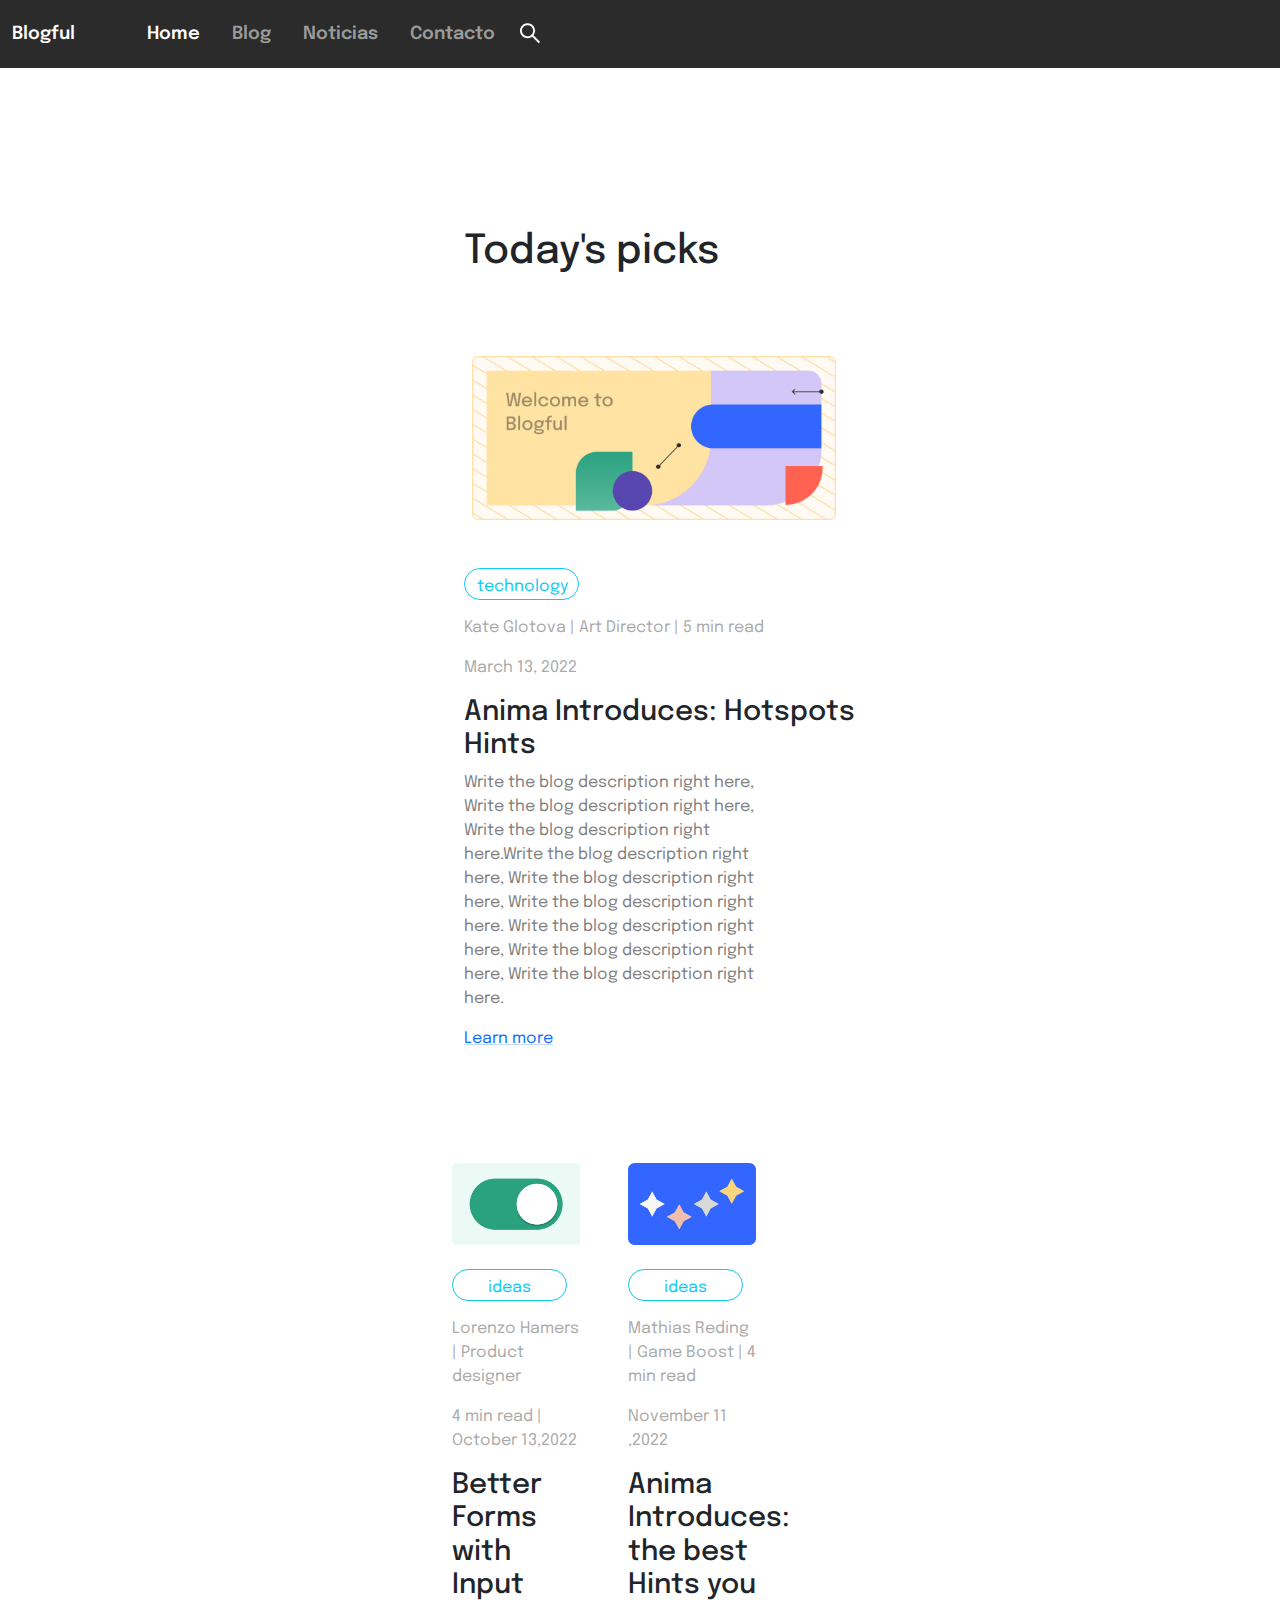
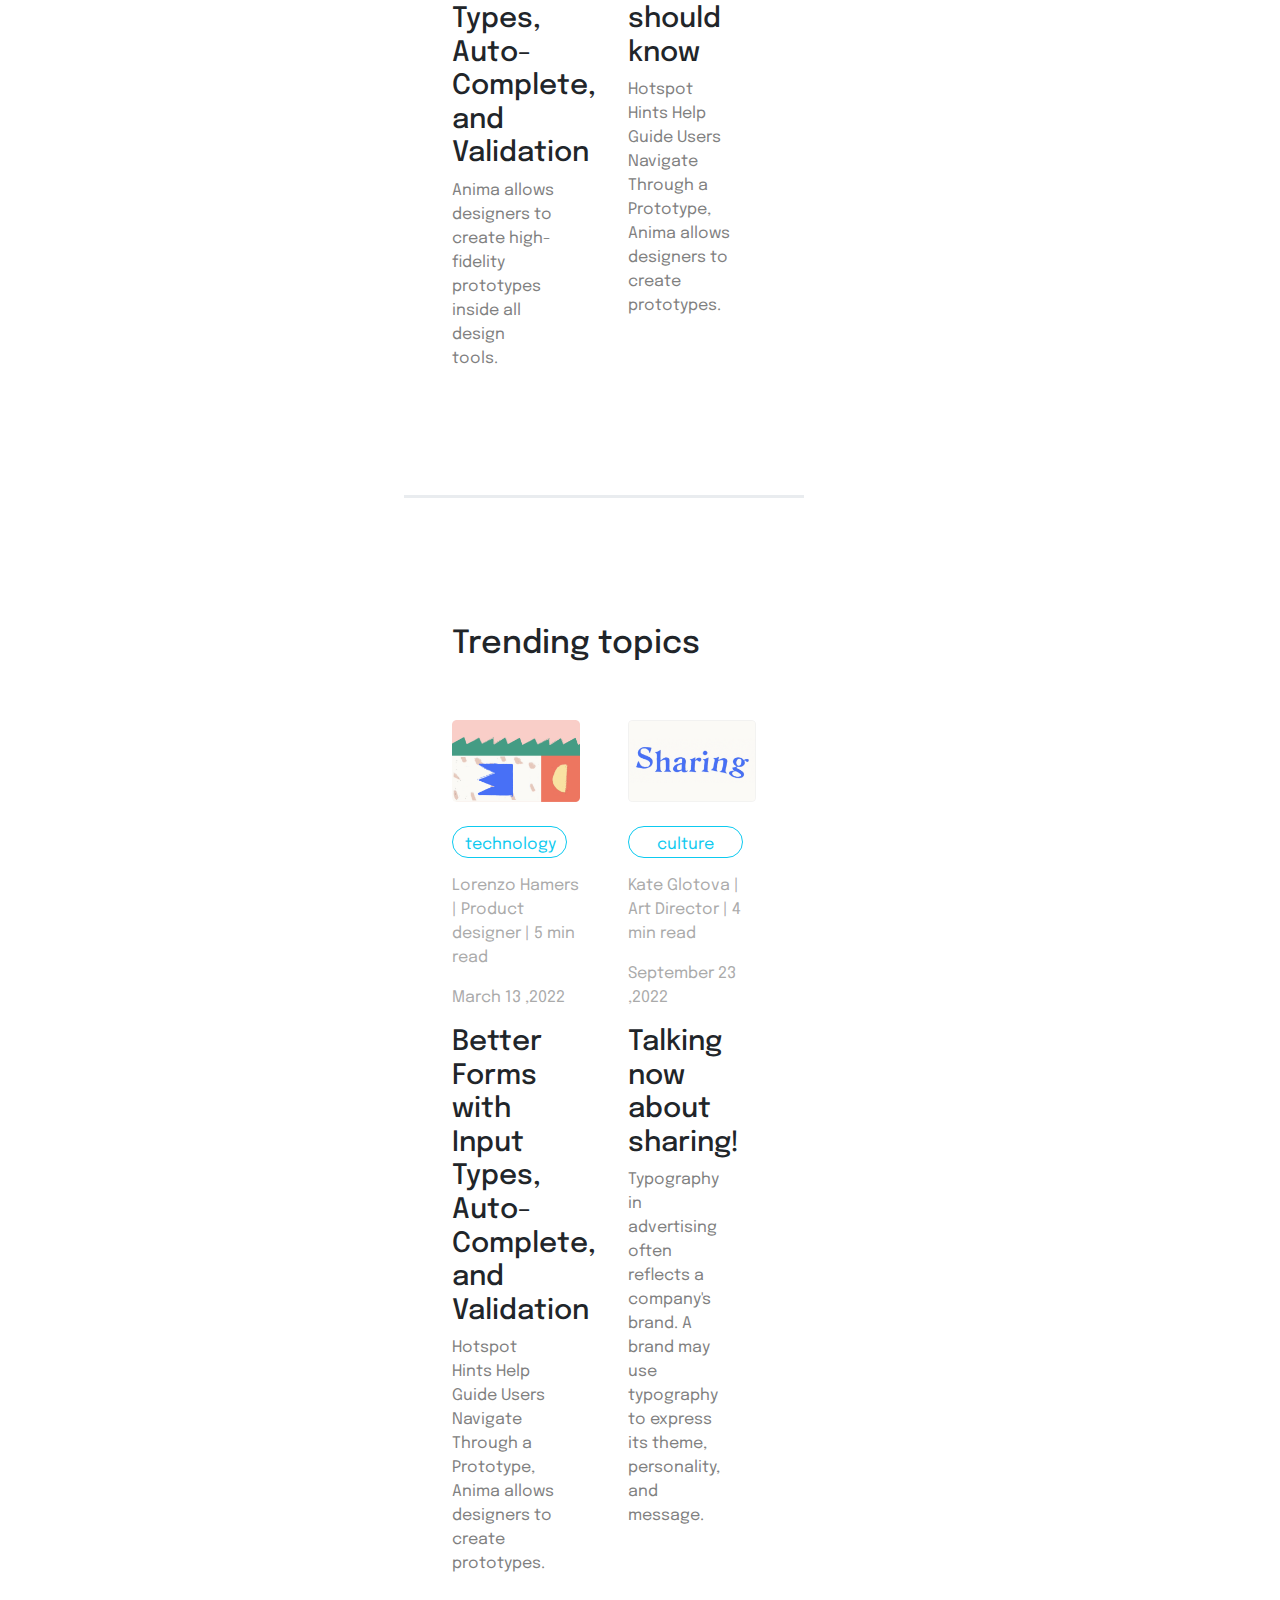
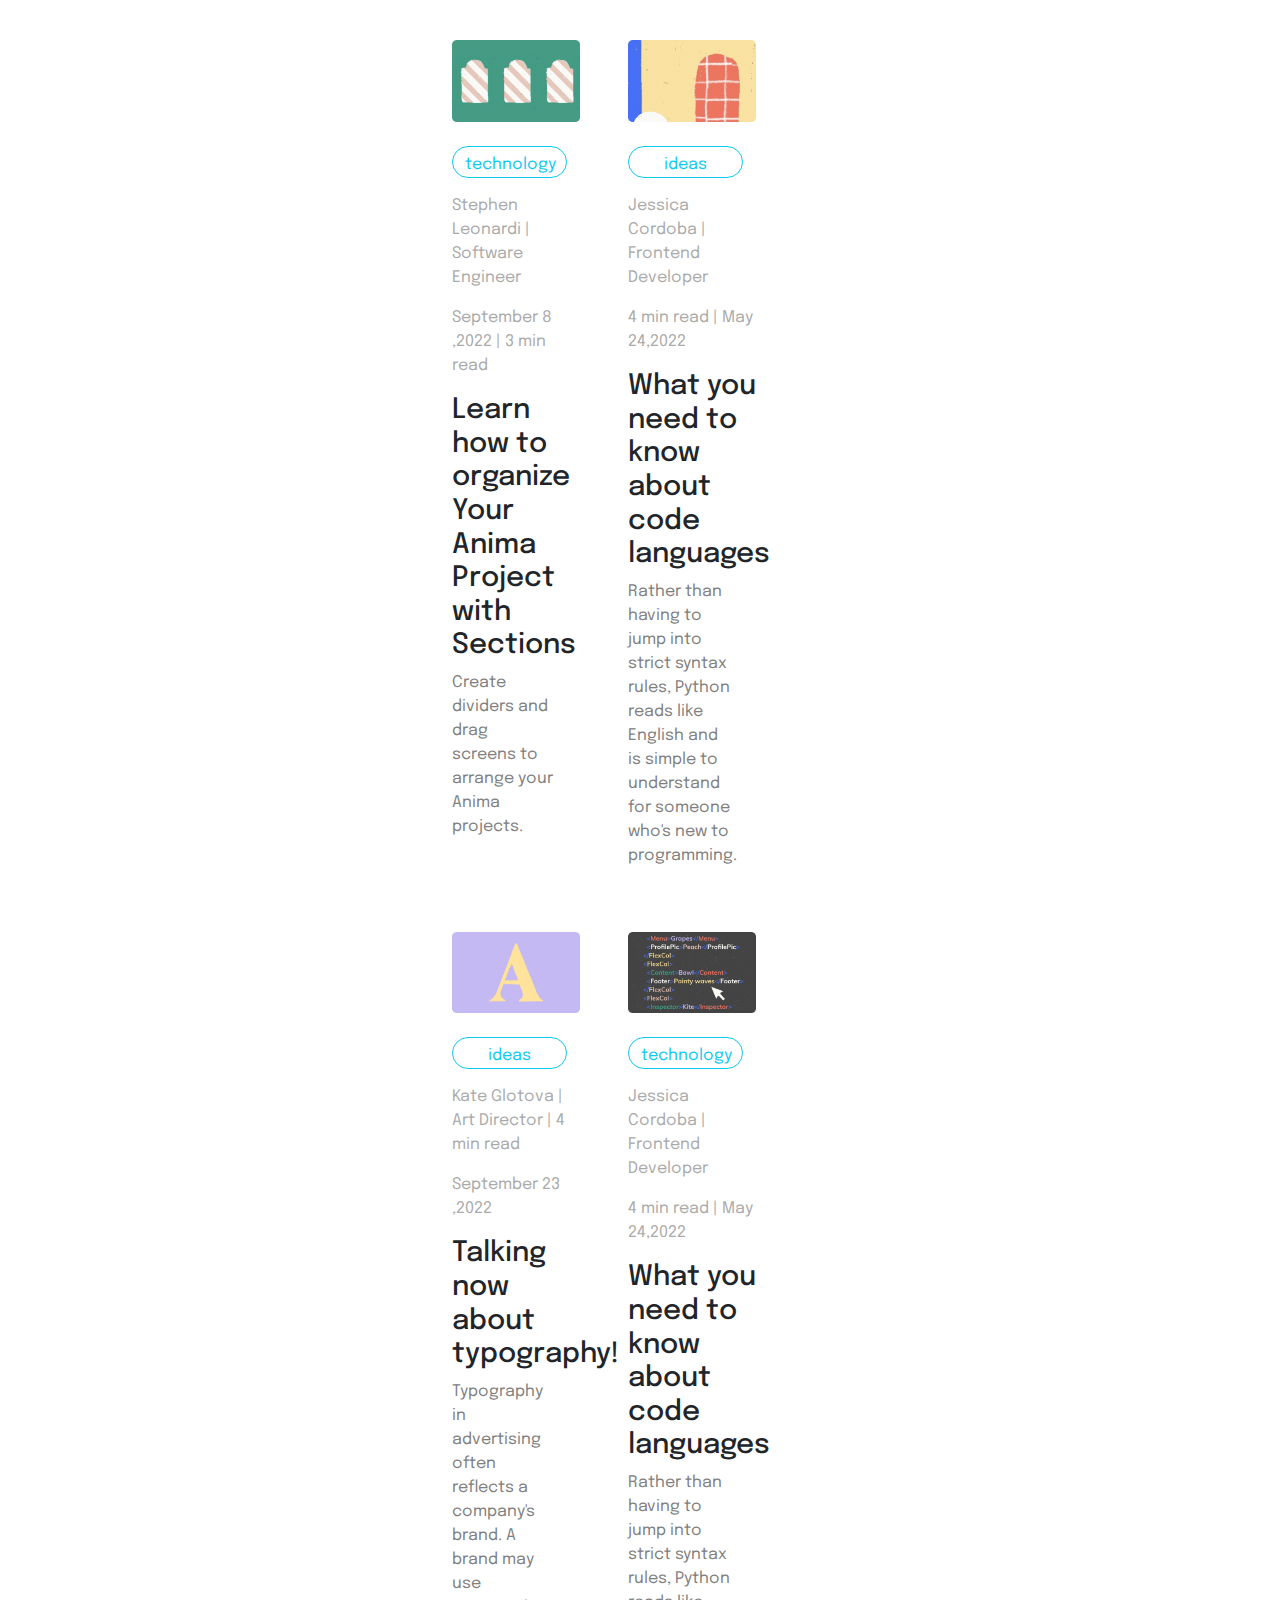
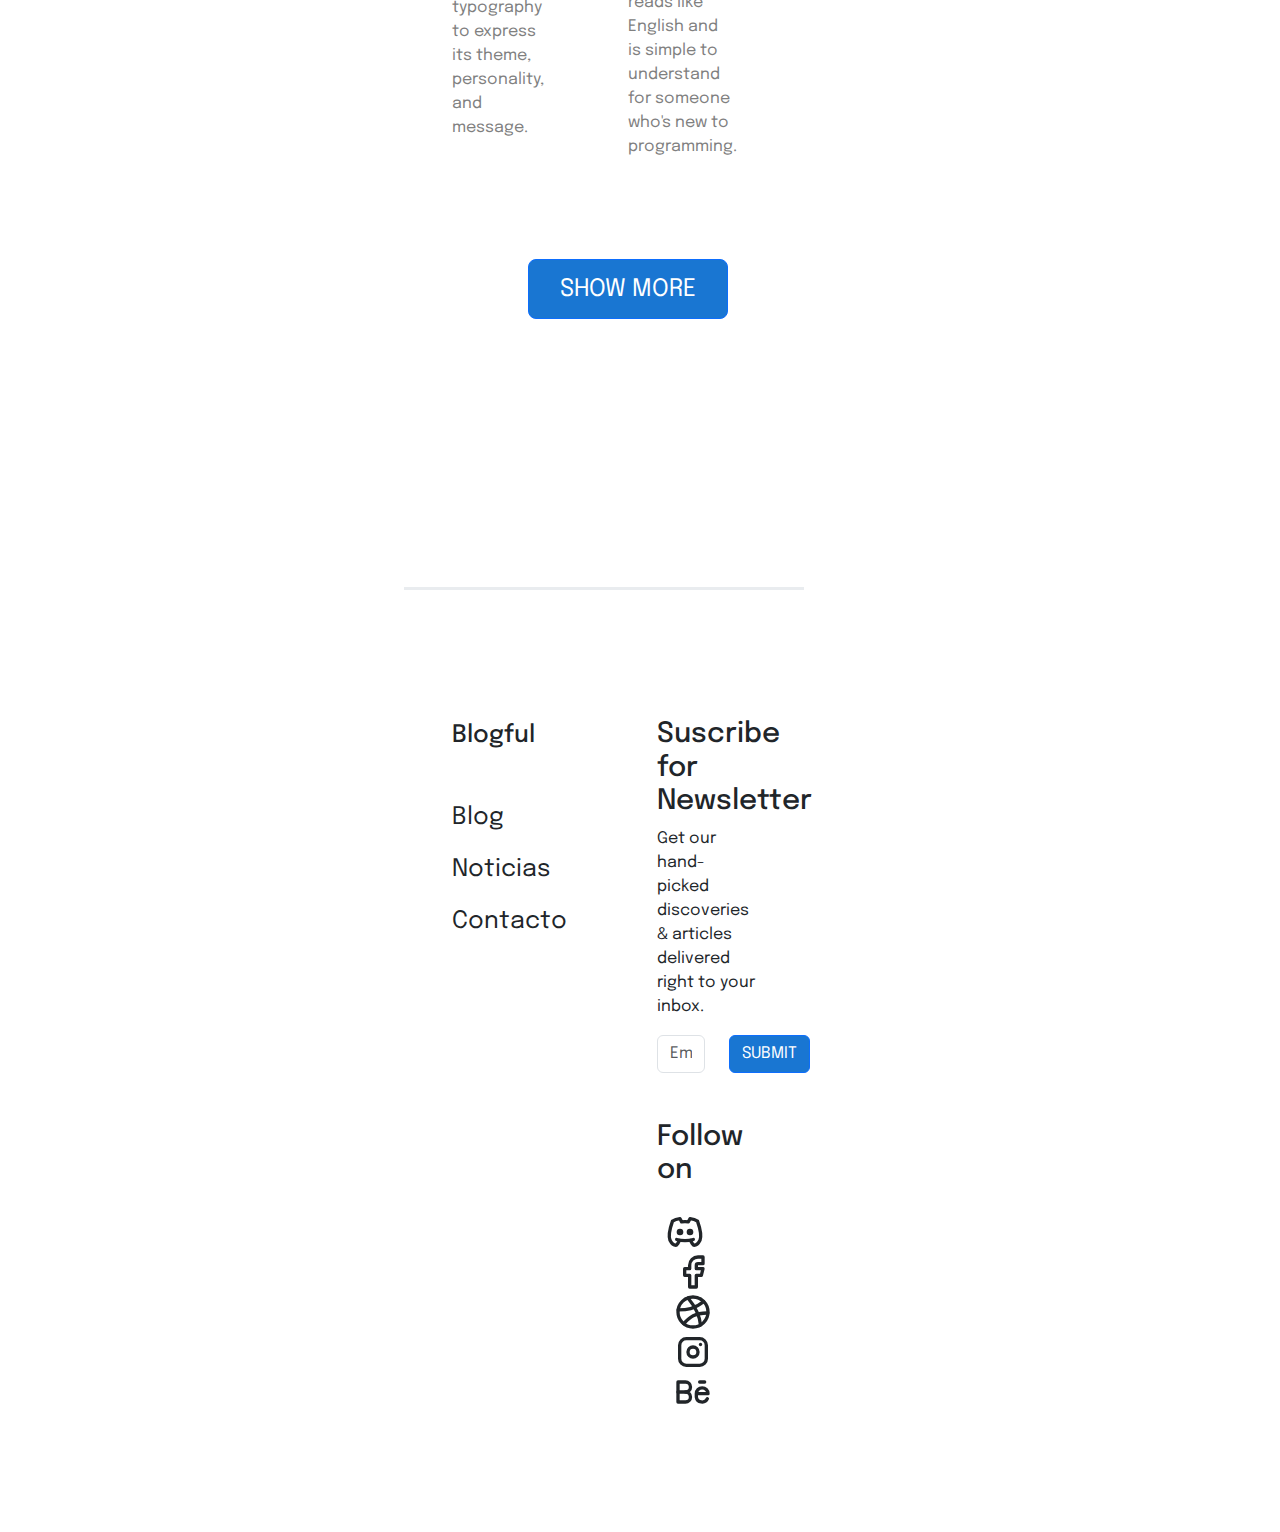
<file: index.html>
<!DOCTYPE html>
<html lang="es">
<head>
    <meta charset="UTF-8">
    <meta name="viewport" content="width=device-width, initial-scale=1.0">
    <title>Home</title>
    <link href="https://cdn.jsdelivr.net/npm/bootstrap@5.3.3/dist/css/bootstrap.min.css" rel="stylesheet" integrity="sha384-QWTKZyjpPEjISv5WaRU9OFeRpok6YctnYmDr5pNlyT2bRjXh0JMhjY6hW+ALEwIH" crossorigin="anonymous">
    <link rel="stylesheet" href="css/styles.css">
</head>
<body>
    <div class="container-fluid custom-container">
        <div class="row">
            <nav class="navbar navbar-expand-lg navbar-dark navegacion">
                <div class="container-fluid">
                    <a class="navbar-brand navegacion href="#">Blogful</a>
                    <button class="navbar-toggler" type="button" data-bs-toggle="collapse" data-bs-target="#navbarNav" aria-controls="navbarNav" aria-expanded="false" aria-label="Toggle navigation">
                    <span class="navbar-toggler-icon"></span>
                    </button>
                    <div class="collapse navbar-collapse" id="navbarNav">
                    <ul class="navbar-nav">
                        <li class="nav-item ms-5">
                            <a class="nav-link active" aria-current="page" href="index.html">Home</a>
                        </li>
                        <li class="nav-item ms-3">
                            <a class="nav-link" href="blog.html">Blog</a>
                        </li>
                        <li class="nav-item ms-3">
                            <a class="nav-link" href="noticias.html">Noticias</a>
                        </li>
                        <li class="nav-item ms-3">
                            <a class="nav-link" href="contacto.html">Contacto</a>
                        </li>
                        <li class="nav-item ms-3 mt-2">
                            <img src="img/lupa.png" alt="">
                        </li>
                    </ul>
                </div>
            </div>
        </nav>
        </div>
        <div class="col.md-6 p-default row">
            <div class="col-md-12 titulo ms-4 center">
                <h1>Today's picks</h1>
            </div>
            <div class="col-md-12 mt-5 ps-4 title-description ms-2">
                <img class="mt-4 mb-5 center align-items-center img-fluid" src="img/welcome.png" alt="">
            </div>
            <div class="col-md-12 ms-4 center">
                <button class="btn btn-outline-info boton rounded-pill">
                    <p>technology</p>
                </button>
                <div class="mt-3 texto-gris">
                    <p>Kate Glotova | Art Director | 5 min read</p>
                    <p>March 13, 2022</p>
                </div>
            </div>
            <div class="ms-4 center ">
                <div class="titulo">
                    <h3>Anima Introduces: Hotspots Hints</h3>
                </div>
                <div class="descripcion col-80">
                    <p>Write the blog description right here, Write the blog description right here, Write the blog description right here.Write the blog description right here, Write the blog description right here, Write the blog description right here. Write the blog description right here, Write the blog description right here, Write the blog description right here.</p>
                </div>
                <div>
                    <p><a class="link-opacity-100 link-underline link-underline-opacity-25" href="#">Learn more</a></p>
                    </div>
            </div>
        <div class="container p-default2 row">
            <div class="row align-items-start grid g-5 ">
                <div class="col-md-6">
                    <img src="img/Imagen1.png" class="img-fluid" alt="">
                    <button class="btn btn-outline-info boton rounded-pill mt-4">
                        <p>ideas</p>
                    </button>
                    <div class="texto-gris mt-3">
                        <p>Lorenzo Hamers | Product designer</p>
                        <p>4 min read | October 13,2022</p>
                    </div>
                    <div class="titulo">
                        <h3>
                            <a class="text-decoration-none link-dark" href="post.html">Better Forms with Input Types, Auto-Complete, and Validation</a>
                        </h3>
                    </div>
                    <div class="col-80">
                        <p class="descripcion">Anima allows designers to create high-fidelity prototypes inside all design tools.</p>
                    </div>
                </div>
                <div class="col-md-6">
                <img src="img/imagen2.png" class="img-fluid" alt="">
                <button class="btn btn-outline-info boton rounded-pill mt-4">
                    <p>ideas</p>
                </button>
                <div class="texto-gris mt-3">
                    <p>Mathias Reding | Game Boost | 4 min read</p>
                    <p>November 11 ,2022</p>
                </div>
                <div class="titulo">
                    <h3>Anima Introduces: the best Hints you should know</h3>
                </div>
                <div class="col-80">
                    <p class="descripcion">Hotspot Hints Help Guide Users Navigate Through a Prototype, Anima allows designers to create prototypes.</p>
                </div>
                </div>
            </div>
        </div>
        <div class="container p-default2 row">
            <div class="row align-items-start grid g-5 border-top border-light-subtle border-3 padingtop">
                <div class="col-md-12 titulo">
                    <h2>Trending topics</h2>
                </div>
                <div class="col-md-6">
                    <img src="img/imagen3.png" class="img-fluid" alt="">
                    <button class="btn btn-outline-info boton rounded-pill mt-4">
                        <p>technology</p>
                    </button>
                    <div class="texto-gris mt-3">
                        <p>Lorenzo Hamers | Product designer | 5 min read</p>
                        <p>March 13 ,2022</p>
                    </div>
                    <div class="titulo">
                        <h3>Better Forms with Input Types, Auto-Complete, and Validation</h3>
                    </div>
                    <div class="col-80">
                        <p class="descripcion">Hotspot Hints Help Guide Users Navigate Through a Prototype, Anima allows designers to create prototypes.</p>
                    </div>
                </div>
                <div class="col-md-6">
                    <img src="img/imagen4.png" class="img-fluid" alt="">
                    <button class="btn btn-outline-info boton rounded-pill mt-4">
                        <p>culture</p>
                    </button>
                    <div class="texto-gris mt-3">
                        <p>Kate Glotova | Art Director | 4 min read</p>
                        <p>September 23 ,2022</p>
                    </div>
                    <div class="titulo">
                        <h3>Talking now about sharing!</h3>
                    </div>
                    <div class="col-80">
                        <p class="descripcion">Typography in advertising often reflects a company's brand. A brand may use typography to express its theme, personality, and message.</p>
                    </div>
                </div>
                    <div class="col-md-6">
                        <img src="img/imagen5.png" class="img-fluid" alt="">
                        <button class="btn btn-outline-info boton rounded-pill mt-4">
                            <p>technology</p>
                        </button>
                        <div class="texto-gris mt-3">
                            <p>Stephen Leonardi | Software Engineer</p>
                            <p>September 8 ,2022 | 3 min read</p>
                        </div>
                        <div class="titulo">
                            <h3>Learn how to organize Your Anima Project with Sections</h3>
                        </div>
                        <div class="col-80">
                            <p class="descripcion">Create dividers and drag screens to arrange your Anima projects.</p>
                        </div>
                </div>
                    <div class="col-md-6">
                        <img src="img/imagen6.png" class="img-fluid" alt="">
                        <button class="btn btn-outline-info boton rounded-pill mt-4">
                            <p>ideas</p>
                        </button>
                        <div class="texto-gris mt-3">
                            <p>Jessica Cordoba | Frontend Developer</p>
                            <p>4 min read | May 24,2022</p>
                        </div>
                        <div class="titulo">
                            <h3>What you need to know about code languages</h3>
                        </div>
                        <div class="col-80">
                            <p class="descripcion">Rather than having to jump into strict syntax rules, Python reads like English and is simple to understand for someone who's new to programming.</p>
                        </div>
                </div>
                <div class="col-md-6">
                    <img src="img/imagen7.png" class="img-fluid" alt="">
                    <button class="btn btn-outline-info boton rounded-pill mt-4">
                        <p>ideas</p>
                    </button>
                    <div class="texto-gris mt-3">
                        <p>Kate Glotova | Art Director | 4 min read</p>
                        <p>September 23 ,2022</p>
                    </div>
                    <div class="titulo">
                        <h3>Talking now about typography!</h3>
                    </div>
                    <div class="col-80">
                        <p class="descripcion">Typography in advertising often reflects a company's brand. A brand may use typography to express its theme, personality, and message.</p>
                    </div>
                </div>
                <div class="col-md-6">
                    <img src="img/imagen8.png" class="img-fluid" alt="">
                    <button class="btn btn-outline-info boton rounded-pill mt-4">
                        <p>technology</p>
                    </button>
                    <div class="texto-gris mt-3">
                        <p>Jessica Cordoba | Frontend Developer</p>
                        <p>4 min read | May 24,2022</p>
                    </div>
                    <div class="titulo">
                        <h3>What you need to know about code languages</h3>
                    </div>
                    <div class="col-80">
                        <p class="descripcion">Rather than having to jump into strict syntax rules, Python reads like English and is simple to understand for someone who's new to programming.</p>
                    </div>
                </div>
            </div>
        </div>
        <div class="container p-default2 row">
            <button class="btn botongrande btn-primary boton mt-4 btn-lg mx-auto p-2 showmore">
                <p class="mt-1 titulo">SHOW MORE</p>
            </button>
        </div>
        <div class="container p-default row">
            <div class="row border-top border-light-subtle border-3 align-items-start grid g-5 padingtop">
                <div class="col-md-7">
                    <div class="titulo">
                        <h3>
                            <a class="text-decoration-none titulo link-dark" href="index.html">Blogful</a>
                        </h3>
                    </div>
                    <div class="mt-5">
                        <a class="text-decoration-none titulo link-dark" href="blog.html">Blog</a>
                    </div>
                    <div class="mt-3">
                        <a class="text-decoration-none titulo link-dark" href="noticias.html">Noticias</a>
                    </div>
                    <div class="mt-3">
                        <a class="text-decoration-none titulo link-dark" href="contacto.html">Contacto</a>
                    </div>
                </div>
                <div class="col-md-5 ">
                    <div class="titulo row col-md-6">
                        <h3>Suscribe for Newsletter</h3>
                    </div>
                    <div class="texto">
                        <p>Get our hand-picked discoveries & articles delivered right to your inbox.</p>
                    </div>
                    <div class="row mb-3">
                        <div class="col-7">
                            <input type="email" class="form-control" id="exampleInputEmail1" aria-describedby="emailHelp" placeholder="Email address">
                        </div>
                        <div class="col-5">
                            <button type="submit" class="btn botongrande btn-primary ml-2">SUBMIT</button>
                        </div>
                    </div>
                    <div class="titulo mt-5">
                        <h3>Follow on</h3>
                        <div class="mt-4">
                            <svg class="ms-2" xmlns="http://www.w3.org/2000/svg" viewBox="0 0 24 24" fill="none" stroke="currentColor" stroke-linecap="round" stroke-linejoin="round" width="40" height="40" stroke-width="2"> <path d="M8 12a1 1 0 1 0 2 0a1 1 0 0 0 -2 0"></path> <path d="M14 12a1 1 0 1 0 2 0a1 1 0 0 0 -2 0"></path> <path d="M15.5 17c0 1 1.5 3 2 3c1.5 0 2.833 -1.667 3.5 -3c.667 -1.667 .5 -5.833 -1.5 -11.5c-1.457 -1.015 -3 -1.34 -4.5 -1.5l-.972 1.923a11.913 11.913 0 0 0 -4.053 0l-.975 -1.923c-1.5 .16 -3.043 .485 -4.5 1.5c-2 5.667 -2.167 9.833 -1.5 11.5c.667 1.333 2 3 3.5 3c.5 0 2 -2 2 -3"></path> <path d="M7 16.5c3.5 1 6.5 1 10 0"></path> </svg> 
                            <svg class="ms-3" xmlns="http://www.w3.org/2000/svg" viewBox="0 0 24 24" fill="none" stroke="currentColor" stroke-linecap="round" stroke-linejoin="round" width="40" height="40" stroke-width="2"> <path d="M7 10v4h3v7h4v-7h3l1 -4h-4v-2a1 1 0 0 1 1 -1h3v-4h-3a5 5 0 0 0 -5 5v2h-3"></path> </svg> 
                            <svg class="ms-3" xmlns="http://www.w3.org/2000/svg" viewBox="0 0 24 24" fill="none" stroke="currentColor" stroke-linecap="round" stroke-linejoin="round" width="40" height="40" stroke-width="2"> <path d="M12 12m-9 0a9 9 0 1 0 18 0a9 9 0 1 0 -18 0"></path> <path d="M9 3.6c5 6 7 10.5 7.5 16.2"></path> <path d="M6.4 19c3.5 -3.5 6 -6.5 14.5 -6.4"></path> <path d="M3.1 10.75c5 0 9.814 -.38 15.314 -5"></path> </svg> 
                            <svg class="ms-3" xmlns="http://www.w3.org/2000/svg" viewBox="0 0 24 24" fill="none" stroke="currentColor" stroke-linecap="round" stroke-linejoin="round" width="40" height="40" stroke-width="2"> <path d="M4 4m0 4a4 4 0 0 1 4 -4h8a4 4 0 0 1 4 4v8a4 4 0 0 1 -4 4h-8a4 4 0 0 1 -4 -4z"></path> <path d="M12 12m-3 0a3 3 0 1 0 6 0a3 3 0 1 0 -6 0"></path> <path d="M16.5 7.5l0 .01"></path> </svg> 
                            <svg class="ms-3" xmlns="http://www.w3.org/2000/svg" viewBox="0 0 24 24" fill="none" stroke="currentColor" stroke-linecap="round" stroke-linejoin="round" width="40" height="40" stroke-width="2"> <path d="M3 18v-12h4.5a3 3 0 0 1 0 6a3 3 0 0 1 0 6h-4.5"></path> <path d="M3 12l4.5 0"></path> <path d="M14 13h7a3.5 3.5 0 0 0 -7 0v2a3.5 3.5 0 0 0 6.64 1"></path> <path d="M16 6l3 0"></path> </svg> 
                        </div>
                    </div>
                </div>
            </div>
        </div>
</body>
<script src="https://cdn.jsdelivr.net/npm/bootstrap@5.3.3/dist/js/bootstrap.bundle.min.js" integrity="sha384-YvpcrYf0tY3lHB60NNkmXc5s9fDVZLESaAA55NDzOxhy9GkcIdslK1eN7N6jIeHz" crossorigin="anonymous"></script>
</html>
</file>
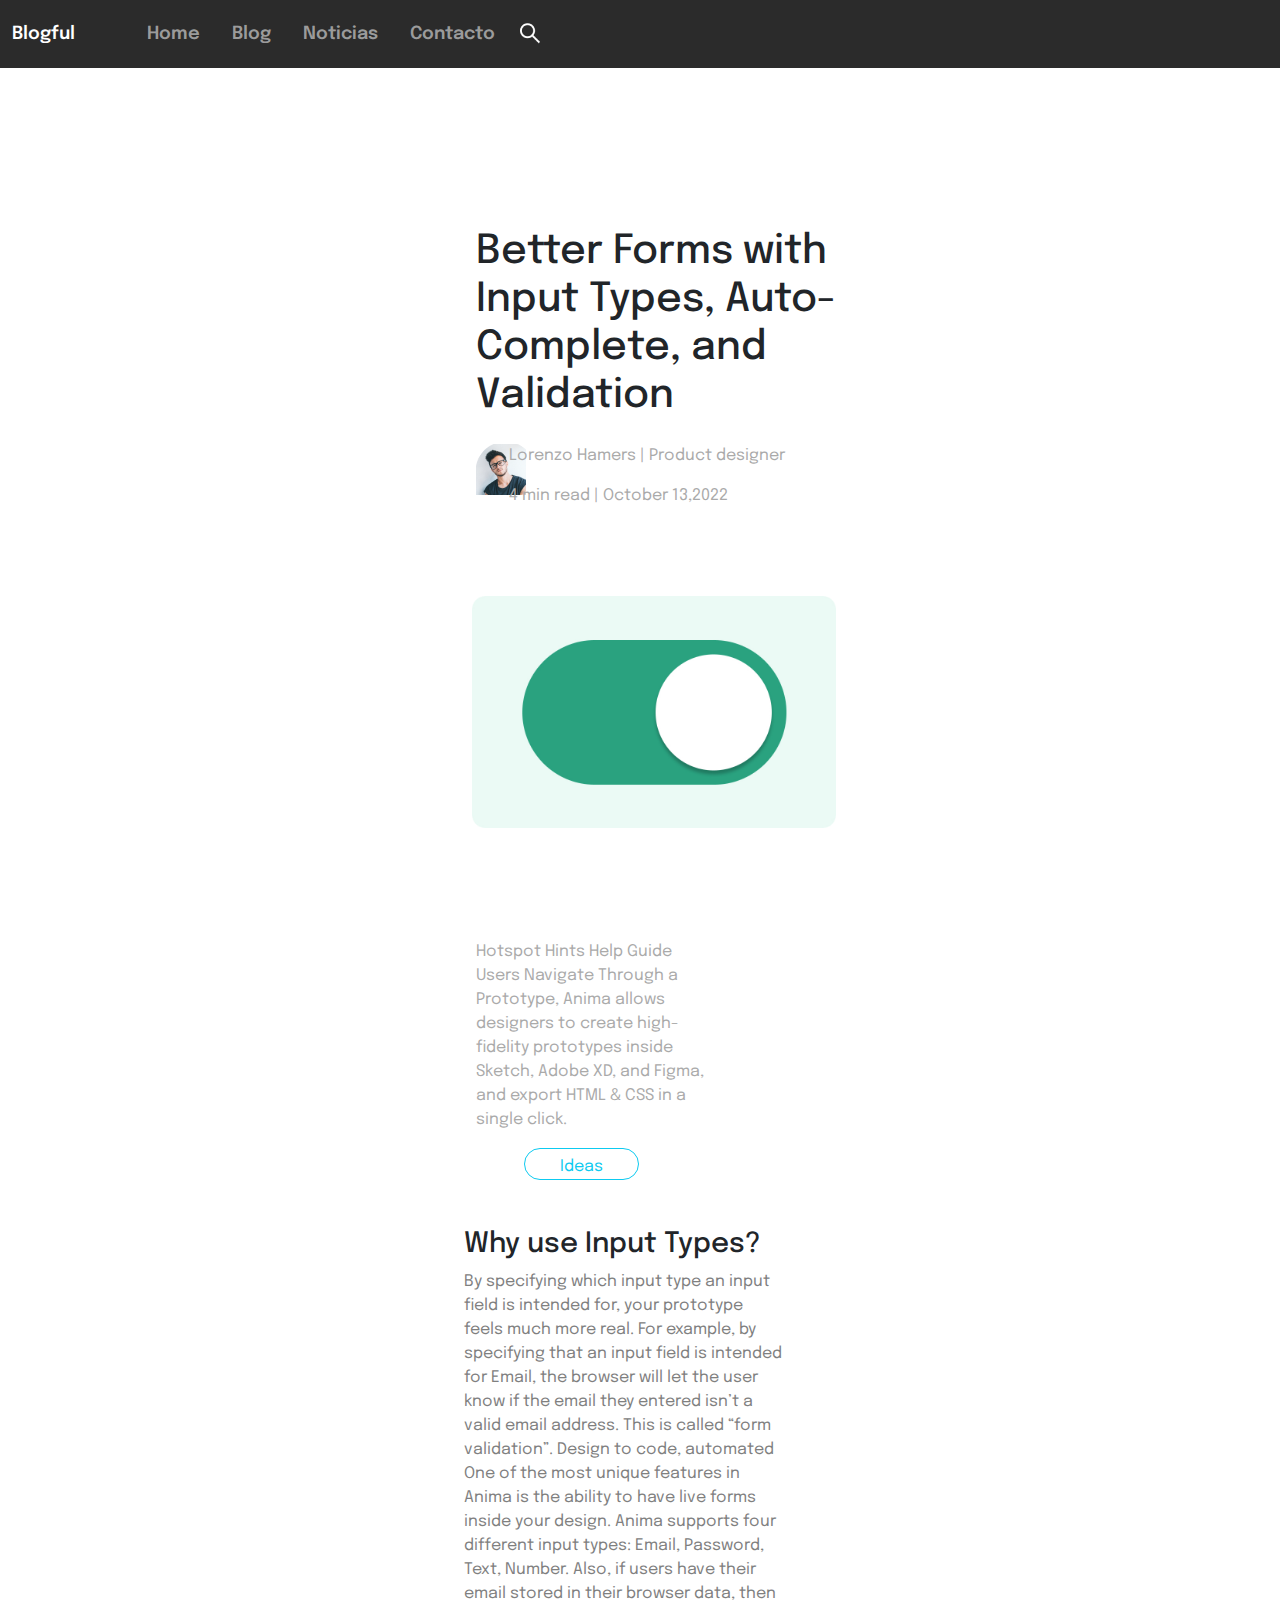
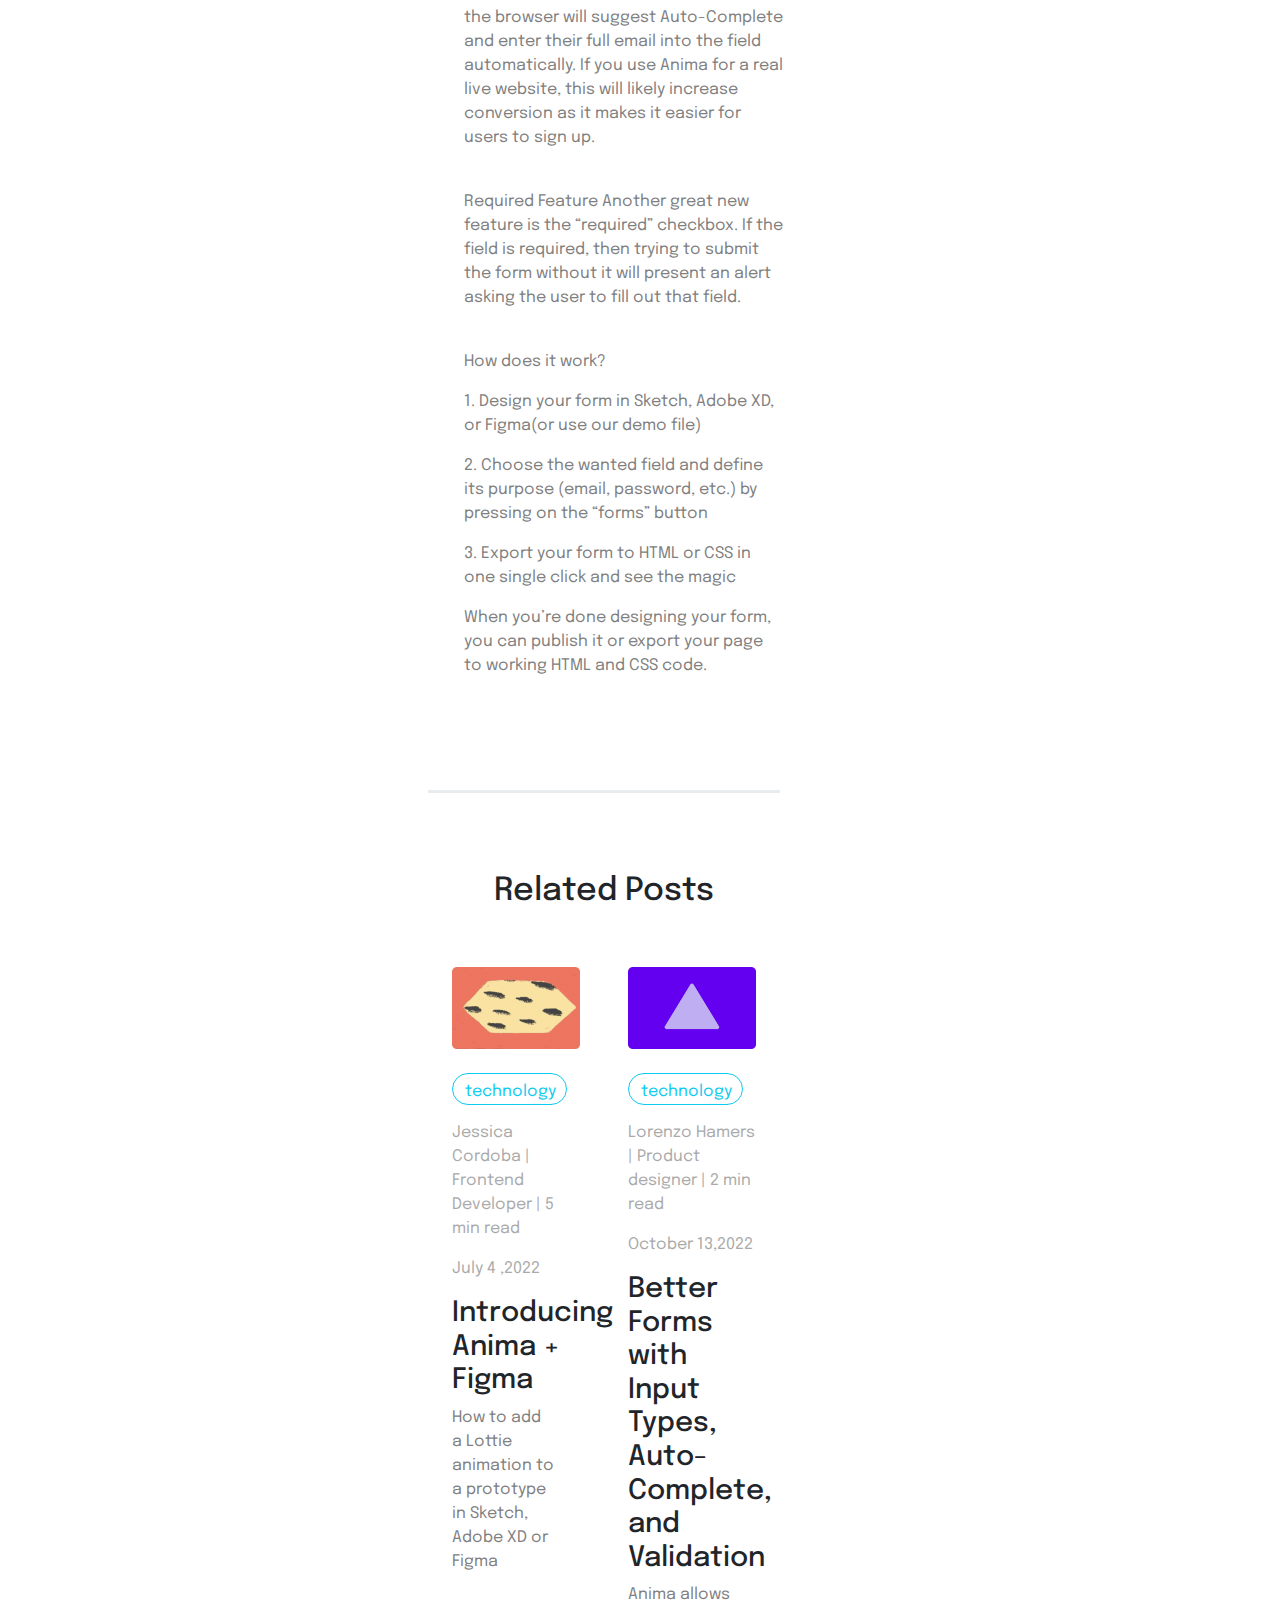
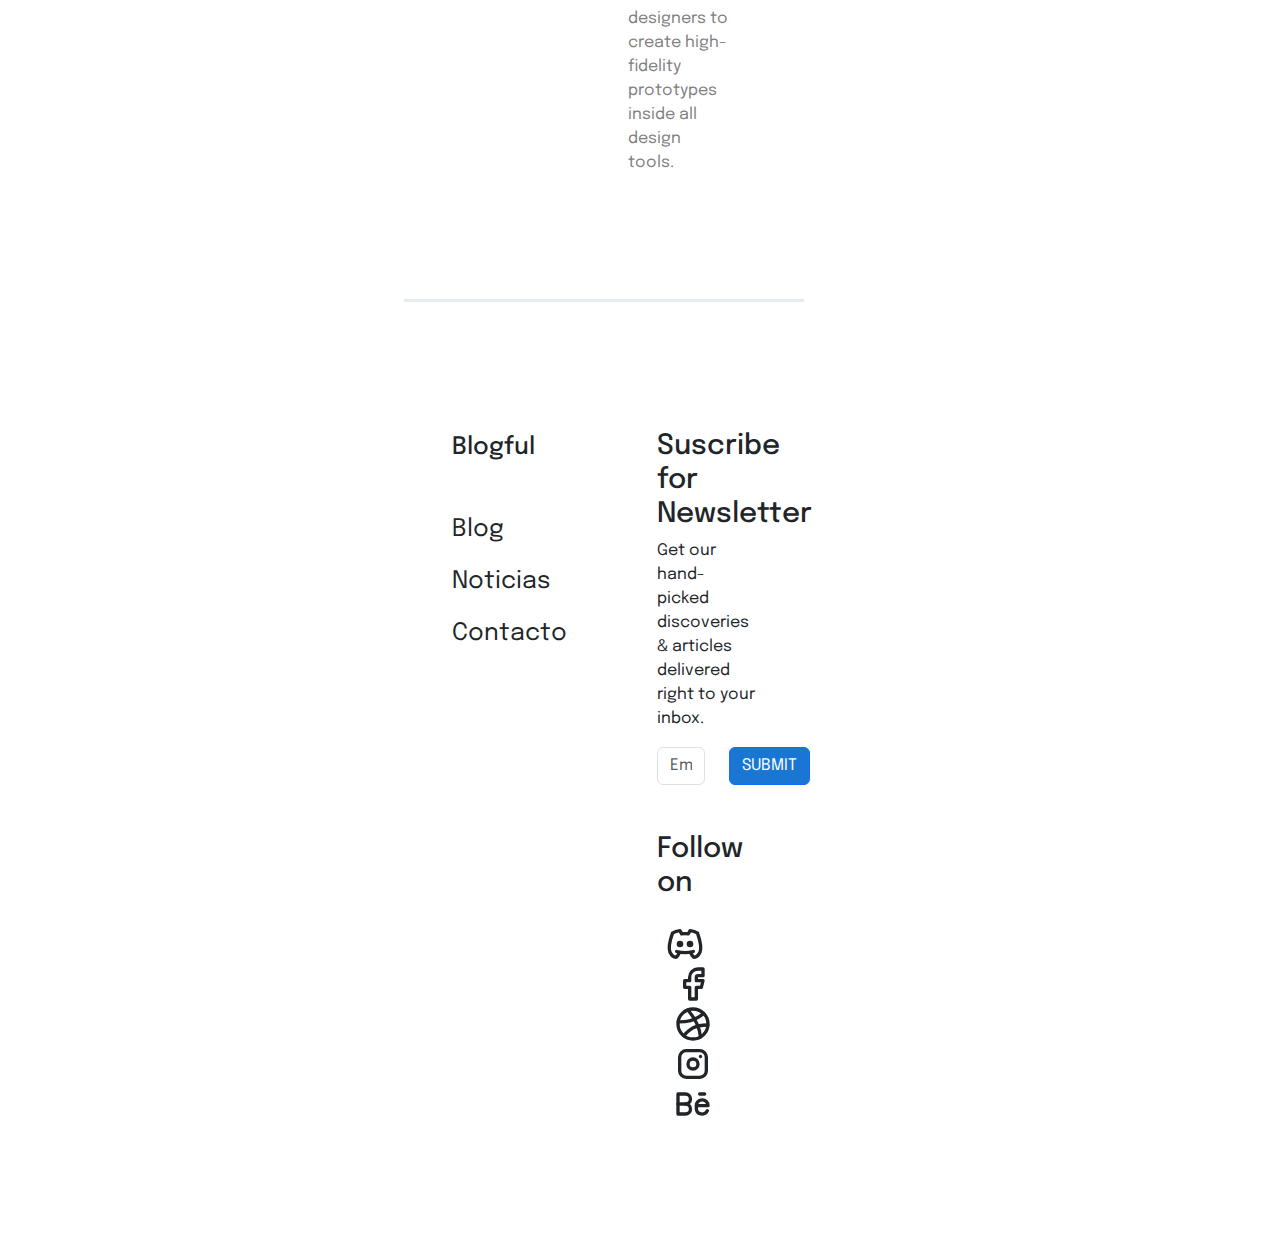
<file: post.html>
<!DOCTYPE html>
<html lang="es">
<head>
    <meta charset="UTF-8">
    <meta name="viewport" content="width=device-width, initial-scale=1.0">
    <title>Post</title>
    <link href="https://cdn.jsdelivr.net/npm/bootstrap@5.3.3/dist/css/bootstrap.min.css" rel="stylesheet" integrity="sha384-QWTKZyjpPEjISv5WaRU9OFeRpok6YctnYmDr5pNlyT2bRjXh0JMhjY6hW+ALEwIH" crossorigin="anonymous">
    <link rel="stylesheet" href="css/styles.css">
</head>
<body>
    <div class="container-fluid custom-container">
        <div class="row">
            <nav class="navbar navbar-expand-lg navbar-dark navegacion">
                <div class="container-fluid">
                    <a class="navbar-brand navegacion href="#">Blogful</a>
                    <button class="navbar-toggler" type="button" data-bs-toggle="collapse" data-bs-target="#navbarNav" aria-controls="navbarNav" aria-expanded="false" aria-label="Toggle navigation">
                    <span class="navbar-toggler-icon"></span>
                    </button>
                    <div class="collapse navbar-collapse" id="navbarNav">
                    <ul class="navbar-nav">
                        <li class="nav-item ms-5">
                            <a class="nav-link" aria-current="page" href="index.html">Home</a>
                        </li>
                        <li class="nav-item ms-3">
                            <a class="nav-link" href="blog.html">Blog</a>
                        </li>
                        <li class="nav-item ms-3">
                            <a class="nav-link" href="noticias.html">Noticias</a>
                        </li>
                        <li class="nav-item ms-3">
                            <a class="nav-link" href="contacto.html">Contacto</a>
                        </li>
                        <li class="nav-item ms-3 mt-2">
                            <img src="img/lupa.png" alt="">
                        </li>
                    </ul>
                </div>
            </div>
        </nav>
        </div>
        <div class="col.md-6 p-default row">
            <div class="col-md-12 titulo ms-4 center row">
                <h1>Better Forms with Input Types, Auto-Complete, and Validation</h1>
                <div class="col-1 mt-3 ">
                    <img src="img/autor.png" alt="">
                </div>
                <div class="texto-gris mt-3 col-11">
                    <p>Lorenzo Hamers | Product designer</p>
                    <p>4 min read | October 13,2022</p>
                </div>
            </div>
            <div class="col-md-12 mt-5 ps-4 title-description ms-2 mb-5">
                <img class="mt-4 mb-5 center align-items-center img-fluid" src="img/Imagen1.png" alt="">
            </div>
            <div class="col-md-12 ms-4 center row">
                <div class="mt-3 texto-gris col-8">
                    <p>Hotspot Hints Help Guide Users Navigate Through a Prototype, Anima allows designers to create high-fidelity prototypes inside Sketch, Adobe XD, and Figma, and export HTML & CSS in a single click.</p>
                </div>
                <div class="col-3 ms-5">
                    <button class="btn btn-outline-info boton rounded-pill">
                        <p>Ideas</p>
                    </button>
                </div>
            </div>
            <div class="ms-4 center ">
                <div class="titulo mt-5">
                    <h3>Why use Input Types?</h3>
                </div>
                <div class="descripcion col-80 lh-base">
                    <p>
                        By specifying which input type an input field is intended for, your prototype feels much more real.
                        For example, by specifying that an input field is intended for Email, the browser will let the user know if the email they entered isn’t a valid email address. This is called “form validation”.
                        Design to code, automated
                        One of the most unique features in Anima is the ability to have live forms inside your design. Anima supports four different input types:
                        Email, Password, Text, Number. Also, if users have their email stored in their browser data, then the browser will suggest Auto-Complete and enter their full email into the field automatically.
                        If you use Anima for a real live website, this will likely increase conversion as it makes it easier for users to sign up.
                    </p>
                    <p class=" pt-4">
                        Required Feature
                        Another great new feature is the “required” checkbox. If the field is required, then trying to submit the form without it will present an alert asking the user to fill out that field.
                    </p>   
                    <p class="pt-4">
                        How does it work?
                    </p>
                    <p>
                        1. Design your form in Sketch, Adobe XD, or Figma(or use our demo file)
                    </p>
                    <p>
                        2. Choose the wanted field and define its purpose (email, password, etc.) by pressing on the “forms” button
                    </p>
                    <p>
                        3. Export your form to HTML or CSS in one single click and see the magic
                    </p>
                    <p>
                        When you’re done designing your form, you can publish it or export your page to working HTML and CSS code.
                    </p>
                </div>
            </div>
        <div class="container p-default2 row">
            <div class="row align-items-start grid g-5 ">
                <div class="text-center border-top border-light-subtle border-3 padingtop">
                    <h2>Related Posts</h2>
                </div>
                <div class="col-md-6">
                    <img src="img/imagen9.png" class="img-fluid" alt="">
                    <button class="btn btn-outline-info boton rounded-pill mt-4">
                        <p>technology</p>
                    </button>
                    <div class="texto-gris mt-3">
                        <p>Jessica Cordoba | Frontend Developer | 5 min read</p>
                        <p>July 4 ,2022</p>
                    </div>
                    <div class="titulo">
                        <h3>
                            Introducing Anima + Figma
                        </h3>
                    </div>
                    <div class="col-80">
                        <p class="descripcion">How to add a Lottie animation to a prototype in Sketch, Adobe XD or Figma</p>
                    </div>
                </div>
                <div class="col-md-6">
                <img src="img/imagen10.png" class="img-fluid" alt="">
                <button class="btn btn-outline-info boton rounded-pill mt-4">
                    <p>technology</p>
                </button>
                <div class="texto-gris mt-3">
                    <p>Lorenzo Hamers | Product designer | 2 min read</p>
                    <p>October 13,2022</p>
                </div>
                <div class="titulo">
                    <h3>Better Forms with Input Types, Auto-Complete, and Validation</h3>
                </div>
                <div class="col-80">
                    <p class="descripcion">Anima allows designers to create high-fidelity prototypes inside all design tools.</p>
                </div>
                </div>
            </div>
        </div>
        <div class="container p-default2 row">
            <div class="row border-top border-light-subtle border-3 align-items-start grid g-5 padingtop">
                <div class="col-md-7">
                    <div class="titulo">
                        <h3>
                            <a class="text-decoration-none titulo link-dark" href="index.html">Blogful</a>
                        </h3>
                    </div>
                    <div class="mt-5">
                        <a class="text-decoration-none titulo link-dark" href="blog.html">Blog</a>
                    </div>
                    <div class="mt-3">
                        <a class="text-decoration-none titulo link-dark" href="noticias.html">Noticias</a>
                    </div>
                    <div class="mt-3">
                        <a class="text-decoration-none titulo link-dark" href="contacto.html">Contacto</a>
                    </div>
                </div>
                <div class="col-md-5">
                    <div class="titulo row col-md-6">
                        <h3>Suscribe for Newsletter</h3>
                    </div>
                    <div class="texto">
                        <p>Get our hand-picked discoveries & articles delivered right to your inbox.</p>
                    </div>
                    <div class="row mb-3">
                        <div class="col-7">
                            <input type="email" class="form-control" id="exampleInputEmail1" aria-describedby="emailHelp" placeholder="Email address">
                        </div>
                        <div class="col-5">
                            <button type="submit" class="btn botongrande btn-primary ml-2">SUBMIT</button>
                        </div>
                    </div>
                    <div class="titulo mt-5">
                        <h3>Follow on</h3>
                        <div class="mt-4">
                            <svg class="ms-2" xmlns="http://www.w3.org/2000/svg" viewBox="0 0 24 24" fill="none" stroke="currentColor" stroke-linecap="round" stroke-linejoin="round" width="40" height="40" stroke-width="2"> <path d="M8 12a1 1 0 1 0 2 0a1 1 0 0 0 -2 0"></path> <path d="M14 12a1 1 0 1 0 2 0a1 1 0 0 0 -2 0"></path> <path d="M15.5 17c0 1 1.5 3 2 3c1.5 0 2.833 -1.667 3.5 -3c.667 -1.667 .5 -5.833 -1.5 -11.5c-1.457 -1.015 -3 -1.34 -4.5 -1.5l-.972 1.923a11.913 11.913 0 0 0 -4.053 0l-.975 -1.923c-1.5 .16 -3.043 .485 -4.5 1.5c-2 5.667 -2.167 9.833 -1.5 11.5c.667 1.333 2 3 3.5 3c.5 0 2 -2 2 -3"></path> <path d="M7 16.5c3.5 1 6.5 1 10 0"></path> </svg> 
                            <svg class="ms-3" xmlns="http://www.w3.org/2000/svg" viewBox="0 0 24 24" fill="none" stroke="currentColor" stroke-linecap="round" stroke-linejoin="round" width="40" height="40" stroke-width="2"> <path d="M7 10v4h3v7h4v-7h3l1 -4h-4v-2a1 1 0 0 1 1 -1h3v-4h-3a5 5 0 0 0 -5 5v2h-3"></path> </svg> 
                            <svg class="ms-3" xmlns="http://www.w3.org/2000/svg" viewBox="0 0 24 24" fill="none" stroke="currentColor" stroke-linecap="round" stroke-linejoin="round" width="40" height="40" stroke-width="2"> <path d="M12 12m-9 0a9 9 0 1 0 18 0a9 9 0 1 0 -18 0"></path> <path d="M9 3.6c5 6 7 10.5 7.5 16.2"></path> <path d="M6.4 19c3.5 -3.5 6 -6.5 14.5 -6.4"></path> <path d="M3.1 10.75c5 0 9.814 -.38 15.314 -5"></path> </svg> 
                            <svg class="ms-3" xmlns="http://www.w3.org/2000/svg" viewBox="0 0 24 24" fill="none" stroke="currentColor" stroke-linecap="round" stroke-linejoin="round" width="40" height="40" stroke-width="2"> <path d="M4 4m0 4a4 4 0 0 1 4 -4h8a4 4 0 0 1 4 4v8a4 4 0 0 1 -4 4h-8a4 4 0 0 1 -4 -4z"></path> <path d="M12 12m-3 0a3 3 0 1 0 6 0a3 3 0 1 0 -6 0"></path> <path d="M16.5 7.5l0 .01"></path> </svg> 
                            <svg class="ms-3" xmlns="http://www.w3.org/2000/svg" viewBox="0 0 24 24" fill="none" stroke="currentColor" stroke-linecap="round" stroke-linejoin="round" width="40" height="40" stroke-width="2"> <path d="M3 18v-12h4.5a3 3 0 0 1 0 6a3 3 0 0 1 0 6h-4.5"></path> <path d="M3 12l4.5 0"></path> <path d="M14 13h7a3.5 3.5 0 0 0 -7 0v2a3.5 3.5 0 0 0 6.64 1"></path> <path d="M16 6l3 0"></path> </svg> 
                        </div>
                    </div>
                </div>
            </div>
        </div>
    </div>
</body>
<script src="https://cdn.jsdelivr.net/npm/bootstrap@5.3.3/dist/js/bootstrap.bundle.min.js" integrity="sha384-YvpcrYf0tY3lHB60NNkmXc5s9fDVZLESaAA55NDzOxhy9GkcIdslK1eN7N6jIeHz" crossorigin="anonymous"></script>
</html>
</file>
<file: css/styles.css>
@import url('https://fonts.googleapis.com/css2?family=Epilogue:ital,wght@0,100..900;1,100..900&family=Lato:ital,wght@0,100;0,300;0,400;0,700;0,900;1,100;1,300;1,400;1,700;1,900&family=Roboto:wght@100;400&display=swap');

body {
    font-family: "Epilogue", sans-serif;
}

.navegacion{
    font-size: 18px;
    background-color: #2b2b2b;
    font-weight: 600;
    line-height: 36px;
}

.p-default{
    padding-top: 160px;
    padding-right: 220px;
    padding-bottom: 60px;
    padding-left: 220px;
}

.p-default2{
    padding-right: 220px;
    padding-bottom: 60px;
    padding-left: 220px;
}

.titulo{
    font-size: 24px;
}

.texto{
    font-size: 16px;
}

.texto-gris{
    font-size: 16px;
    color:#aaaaaa;
}

.boton{
    width: 115px;
    height: 32px;
    font-size: 16px;
}

.col-80{
    width:80%;
}

.center{
    padding-right: 220px;
    padding-left: 220px;
}

.descripcion{
    font-size: 16px;
    color: #808080;
}

.showmore{
    width: 199.8px;
    height: 60px;
    gap: 0px;
    opacity: 0px;
}

.botongrande{
    background-color: #1976d2;
}

.padingtop{
    padding-top: 80px;
}
</file>
